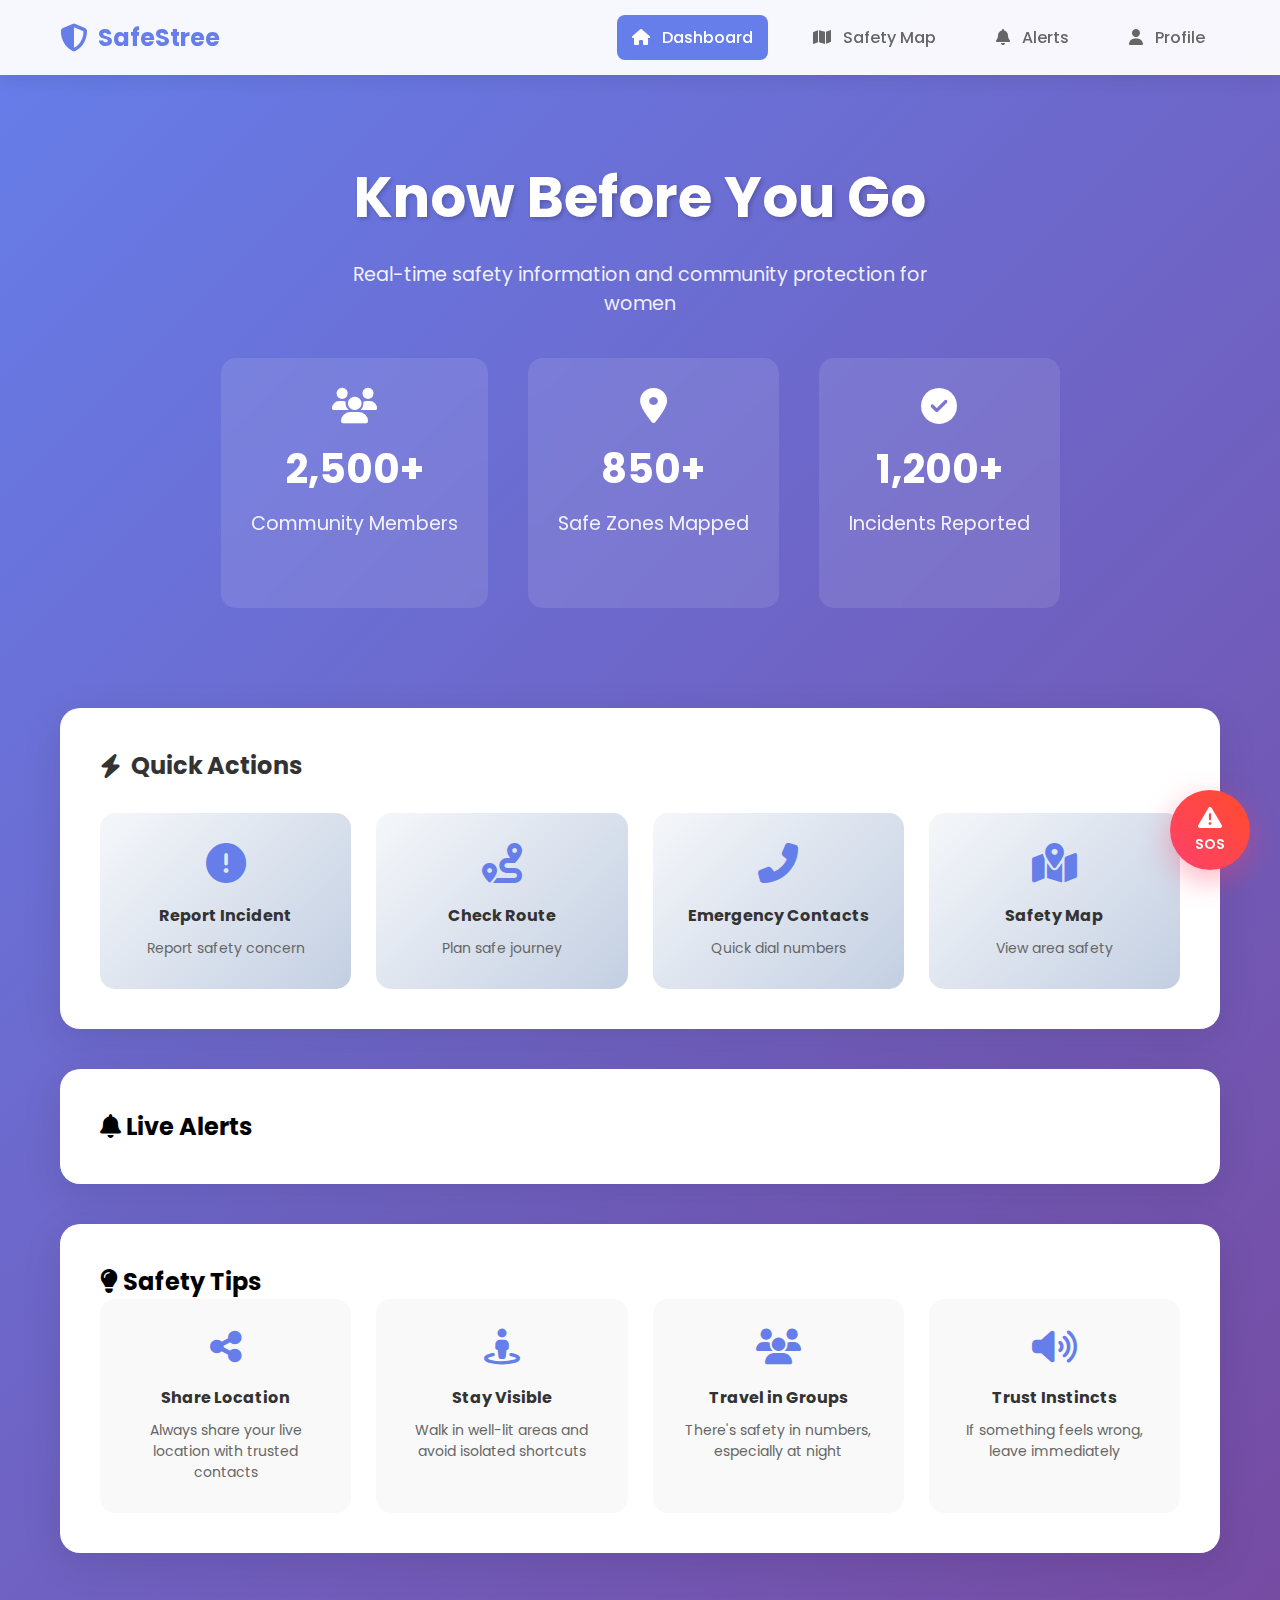
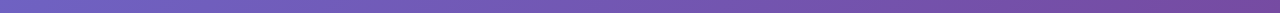
<file: frontend/index.html>
<!DOCTYPE html>
<html lang="en">
<head>
    <meta charset="UTF-8">
    <meta name="viewport" content="width=device-width, initial-scale=1.0">
    <title>SafeStree - Know Before You Go</title>
    <link rel="stylesheet" href="style.css">
    <link rel="stylesheet" href="https://cdnjs.cloudflare.com/ajax/libs/font-awesome/6.4.0/css/all.min.css">
    <link href="https://fonts.googleapis.com/css2?family=Poppins:wght@300;400;500;600;700&display=swap" rel="stylesheet">
</head>
<body>
    <!-- Emergency SOS Button (Always visible) -->
    <div class="sos-btn" id="sosBtn">
        <i class="fas fa-exclamation-triangle"></i>
        <span>SOS</span>
    </div>

    <!-- Navigation -->
    <nav class="navbar">
        <div class="nav-container">
            <div class="logo">
                <i class="fas fa-shield-alt"></i>
                <span>SafeStree</span>
            </div>
            <div class="nav-links">
                <a href="#" class="active"><i class="fas fa-home"></i> Dashboard</a>
                <a href="maps.html"><i class="fas fa-map"></i> Safety Map</a>
                <a href="#"><i class="fas fa-bell"></i> Alerts</a>
                <a href="#"><i class="fas fa-user"></i> Profile</a>
            </div>
        </div>
    </nav>

    <!-- Main Content -->
    <div class="container">
        <!-- Hero Section -->
        <div class="hero">
            <h1>Know Before You Go</h1>
            <p>Real-time safety information and community protection for women</p>
            <div class="stats">
                <div class="stat-card">
                    <i class="fas fa-users"></i>
                    <h3 id="communityCount">2,500+</h3>
                    <p>Community Members</p>
                </div>
                <div class="stat-card">
                    <i class="fas fa-map-marker-alt"></i>
                    <h3 id="safeZones">850+</h3>
                    <p>Safe Zones Mapped</p>
                </div>
                <div class="stat-card">
                    <i class="fas fa-check-circle"></i>
                    <h3 id="incidentsReported">1,200+</h3>
                    <p>Incidents Reported</p>
                </div>
            </div>
        </div>

        <!-- Quick Actions -->
        <div class="quick-actions">
            <h2><i class="fas fa-bolt"></i> Quick Actions</h2>
            <div class="actions-grid">
                <div class="action-card" onclick="openReportModal()">
                    <i class="fas fa-exclamation-circle"></i>
                    <h4>Report Incident</h4>
                    <p>Report safety concern</p>
                </div>
                <div class="action-card" onclick="checkRouteSafety()">
                    <i class="fas fa-route"></i>
                    <h4>Check Route</h4>
                    <p>Plan safe journey</p>
                </div>
                <div class="action-card" onclick="showEmergencyContacts()">
                    <i class="fas fa-phone-alt"></i>
                    <h4>Emergency Contacts</h4>
                    <p>Quick dial numbers</p>
                </div>
                <div class="action-card" onclick="openSafetyMap()">
                    <i class="fas fa-map-marked-alt"></i>
                    <h4>Safety Map</h4>
                    <p>View area safety</p>
                </div>
            </div>
        </div>

        <!-- Live Alerts -->
        <div class="alerts-section">
            <h2><i class="fas fa-bell"></i> Live Alerts</h2>
            <div class="alerts-container" id="alertsContainer">
                <!-- Alerts will be loaded here -->
            </div>
        </div>

        <!-- Safety Tips -->
        <div class="tips-section">
            <h2><i class="fas fa-lightbulb"></i> Safety Tips</h2>
            <div class="tips-grid">
                <div class="tip">
                    <i class="fas fa-share-alt"></i>
                    <h4>Share Location</h4>
                    <p>Always share your live location with trusted contacts</p>
                </div>
                <div class="tip">
                    <i class="fas fa-street-view"></i>
                    <h4>Stay Visible</h4>
                    <p>Walk in well-lit areas and avoid isolated shortcuts</p>
                </div>
                <div class="tip">
                    <i class="fas fa-users"></i>
                    <h4>Travel in Groups</h4>
                    <p>There's safety in numbers, especially at night</p>
                </div>
                <div class="tip">
                    <i class="fas fa-volume-up"></i>
                    <h4>Trust Instincts</h4>
                    <p>If something feels wrong, leave immediately</p>
                </div>
            </div>
        </div>
    </div>

    <!-- Report Incident Modal -->
    <div class="modal" id="reportModal">
        <div class="modal-content">
            <span class="close" onclick="closeModal()">&times;</span>
            <h2><i class="fas fa-exclamation-triangle"></i> Report Safety Incident</h2>
            <form id="reportForm">
                <div class="form-group">
                    <label for="incidentType">Incident Type</label>
                    <select id="incidentType" required>
                        <option value="harassment">Verbal Harassment</option>
                        <option value="stalking">Stalking/Following</option>
                        <option value="theft">Theft/Robbery</option>
                        <option value="assault">Physical Assault</option>
                        <option value="other">Other</option>
                    </select>
                </div>
                <div class="form-group">
                    <label for="severity">Severity Level (1-5)</label>
                    <div class="severity-stars">
                        <i class="far fa-star" onclick="rateSeverity(1)"></i>
                        <i class="far fa-star" onclick="rateSeverity(2)"></i>
                        <i class="far fa-star" onclick="rateSeverity(3)"></i>
                        <i class="far fa-star" onclick="rateSeverity(4)"></i>
                        <i class="far fa-star" onclick="rateSeverity(5)"></i>
                    </div>
                    <input type="hidden" id="severity" value="3">
                </div>
                <div class="form-group">
                    <label for="description">Description</label>
                    <textarea id="description" rows="3" placeholder="What happened?"></textarea>
                </div>
                <div class="form-group">
                    <label>Your Current Location</label>
                    <div class="location-display">
                        <i class="fas fa-map-marker-alt"></i>
                        <span id="currentLocation">Fetching location...</span>
                    </div>
                </div>
                <button type="submit" class="btn-submit">
                    <i class="fas fa-paper-plane"></i> Submit Report
                </button>
            </form>
        </div>
    </div>

    <!-- SOS Confirmation Modal -->
    <div class="modal" id="sosModal">
        <div class="modal-content emergency">
            <h2><i class="fas fa-exclamation-triangle"></i> EMERGENCY SOS</h2>
            <p>Are you sure you want to trigger emergency alert?</p>
            <div class="sos-buttons">
                <button class="btn-cancel" onclick="cancelSOS()">Cancel</button>
                <button class="btn-confirm" onclick="confirmSOS()">
                    <i class="fas fa-siren-on"></i> CONFIRM SOS
                </button>
            </div>
            <div class="emergency-contacts" id="emergencyContacts">
                <!-- Emergency contacts will load here -->
            </div>
        </div>
    </div>

    <script src="https://cdn.socket.io/4.5.4/socket.io.min.js"></script>
    <script src="script.js"></script>
</body>
</html>
</file>
<file: frontend/style.css>
/* Reset and Base Styles */
* {
    margin: 0;
    padding: 0;
    box-sizing: border-box;
}

body {
    font-family: 'Poppins', sans-serif;
    background: linear-gradient(135deg, #667eea 0%, #764ba2 100%);
    min-height: 100vh;
}

/* Emergency SOS Button */
.sos-btn {
    position: fixed;
    bottom: 30px;
    right: 30px;
    width: 80px;
    height: 80px;
    background: linear-gradient(45deg, #ff416c, #ff4b2b);
    border-radius: 50%;
    display: flex;
    flex-direction: column;
    align-items: center;
    justify-content: center;
    color: white;
    font-size: 14px;
    font-weight: 600;
    box-shadow: 0 10px 30px rgba(255, 65, 108, 0.4);
    cursor: pointer;
    z-index: 1000;
    transition: all 0.3s ease;
    animation: pulse 2s infinite;
}

.sos-btn:hover {
    transform: scale(1.1);
    box-shadow: 0 15px 40px rgba(255, 65, 108, 0.6);
}

.sos-btn i {
    font-size: 24px;
    margin-bottom: 5px;
}

@keyframes pulse {
    0% { box-shadow: 0 0 0 0 rgba(255, 65, 108, 0.7); }
    70% { box-shadow: 0 0 0 15px rgba(255, 65, 108, 0); }
    100% { box-shadow: 0 0 0 0 rgba(255, 65, 108, 0); }
}

/* Navigation */
.navbar {
    background: rgba(255, 255, 255, 0.95);
    backdrop-filter: blur(10px);
    padding: 15px 0;
    box-shadow: 0 2px 20px rgba(0, 0, 0, 0.1);
    position: sticky;
    top: 0;
    z-index: 100;
}

.nav-container {
    max-width: 1200px;
    margin: 0 auto;
    display: flex;
    justify-content: space-between;
    align-items: center;
    padding: 0 20px;
}

.logo {
    display: flex;
    align-items: center;
    font-size: 24px;
    font-weight: 700;
    color: #667eea;
}

.logo i {
    margin-right: 10px;
    font-size: 28px;
}

.nav-links {
    display: flex;
    gap: 30px;
}

.nav-links a {
    text-decoration: none;
    color: #666;
    font-weight: 500;
    padding: 10px 15px;
    border-radius: 8px;
    transition: all 0.3s ease;
}

.nav-links a:hover,
.nav-links a.active {
    background: #667eea;
    color: white;
}

.nav-links a i {
    margin-right: 8px;
}

/* Container */
.container {
    max-width: 1200px;
    margin: 0 auto;
    padding: 20px;
}

/* Hero Section */
.hero {
    text-align: center;
    padding: 60px 20px;
    color: white;
}

.hero h1 {
    font-size: 3.5rem;
    margin-bottom: 20px;
    text-shadow: 2px 2px 4px rgba(0, 0, 0, 0.2);
}

.hero p {
    font-size: 1.2rem;
    max-width: 600px;
    margin: 0 auto 40px;
    opacity: 0.9;
}

.stats {
    display: flex;
    justify-content: center;
    gap: 40px;
    margin-top: 40px;
    flex-wrap: wrap;
}

.stat-card {
    background: rgba(255, 255, 255, 0.1);
    backdrop-filter: blur(10px);
    padding: 30px;
    border-radius: 15px;
    color: #fff;
    min-width: 200px;
    text-align: center;
    transition: transform 0.3s ease;
}

.stat-card:hover {
    transform: translateY(-10px);
    background: rgba(255, 255, 255, 0.2);
}

.stat-card i {
    font-size: 36px;
    color: #fff;
    margin-bottom: 15px;
}

.stat-card h3 {
    font-size: 2.5rem;
    margin-bottom: 10px;
}

/* Quick Actions */
.quick-actions {
    background: white;
    border-radius: 20px;
    padding: 40px;
    margin: 40px 0;
    box-shadow: 0 10px 40px rgba(0, 0, 0, 0.1);
}

.quick-actions h2 {
    color: #333;
    margin-bottom: 30px;
    display: flex;
    align-items: center;
    gap: 10px;
}

.actions-grid {
    display: grid;
    grid-template-columns: repeat(auto-fit, minmax(250px, 1fr));
    gap: 25px;
}

.action-card {
    background: linear-gradient(135deg, #f5f7fa 0%, #c3cfe2 100%);
    padding: 30px;
    border-radius: 15px;
    text-align: center;
    cursor: pointer;
    transition: all 0.3s ease;
}

.action-card:hover {
    transform: translateY(-5px);
    box-shadow: 0 15px 30px rgba(0, 0, 0, 0.1);
}

.action-card i {
    font-size: 40px;
    color: #667eea;
    margin-bottom: 20px;
}

.action-card h4 {
    color: #333;
    margin-bottom: 10px;
}

.action-card p {
    color: #666;
    font-size: 14px;
}

/* Alerts Section */
.alerts-section {
    background: white;
    border-radius: 20px;
    padding: 40px;
    margin: 40px 0;
    box-shadow: 0 10px 40px rgba(0, 0, 0, 0.1);
}

.alerts-container {
    display: flex;
    flex-direction: column;
    gap: 15px;
}

.alert {
    background: #fff8e1;
    border-left: 4px solid #ffb300;
    padding: 20px;
    border-radius: 10px;
    display: flex;
    align-items: center;
    gap: 15px;
}

.alert.emergency {
    background: #ffebee;
    border-left-color: #f44336;
}

.alert i {
    font-size: 24px;
    color: #ffb300;
}

.alert.emergency i {
    color: #f44336;
}

.alert-content h4 {
    color: #333;
    margin-bottom: 5px;
}

.alert-content p {
    color: #666;
    font-size: 14px;
}

/* Safety Tips */
.tips-section {
    background: white;
    border-radius: 20px;
    padding: 40px;
    margin: 40px 0;
    box-shadow: 0 10px 40px rgba(0, 0, 0, 0.1);
}

.tips-grid {
    display: grid;
    grid-template-columns: repeat(auto-fit, minmax(250px, 1fr));
    gap: 25px;
}

.tip {
    text-align: center;
    padding: 30px;
    background: #f9f9f9;
    border-radius: 15px;
    transition: transform 0.3s ease;
}

.tip:hover {
    transform: translateY(-5px);
    background: #f0f0f0;
}

.tip i {
    font-size: 36px;
    color: #667eea;
    margin-bottom: 20px;
}

.tip h4 {
    color: #333;
    margin-bottom: 10px;
}

.tip p {
    color: #666;
    font-size: 14px;
    line-height: 1.5;
}

/* Modals */
.modal {
    display: none;
    position: fixed;
    top: 0;
    left: 0;
    width: 100%;
    height: 100%;
    background: rgba(0, 0, 0, 0.5);
    z-index: 1001;
    align-items: center;
    justify-content: center;
}

.modal-content {
    background: white;
    padding: 40px;
    border-radius: 20px;
    max-width: 500px;
    width: 90%;
    max-height: 80vh;
    overflow-y: auto;
}

.modal-content.emergency {
    background: linear-gradient(135deg, #ff416c 0%, #ff4b2b 100%);
    color: white;
}

.close {
    float: right;
    font-size: 28px;
    cursor: pointer;
    color: #666;
}

.modal-content.emergency .close {
    color: white;
}

/* Form Styles */
.form-group {
    margin-bottom: 25px;
}

.form-group label {
    display: block;
    margin-bottom: 8px;
    color: #333;
    font-weight: 500;
}

.form-group select,
.form-group textarea {
    width: 100%;
    padding: 12px;
    border: 2px solid #e0e0e0;
    border-radius: 10px;
    font-size: 16px;
    transition: border-color 0.3s ease;
}

.form-group select:focus,
.form-group textarea:focus {
    outline: none;
    border-color: #667eea;
}

.severity-stars {
    display: flex;
    gap: 10px;
    font-size: 24px;
    color: #ffb300;
    cursor: pointer;
}

.location-display {
    display: flex;
    align-items: center;
    gap: 10px;
    padding: 15px;
    background: #f5f7fa;
    border-radius: 10px;
    color: #666;
}

/* Buttons */
.btn-submit {
    width: 100%;
    padding: 16px;
    background: linear-gradient(135deg, #667eea 0%, #764ba2 100%);
    color: white;
    border: none;
    border-radius: 10px;
    font-size: 16px;
    font-weight: 600;
    cursor: pointer;
    transition: transform 0.3s ease;
}

.btn-submit:hover {
    transform: translateY(-2px);
}

.sos-buttons {
    display: flex;
    gap: 20px;
    margin: 30px 0;
}

.btn-cancel,
.btn-confirm {
    flex: 1;
    padding: 15px;
    border: none;
    border-radius: 10px;
    font-size: 16px;
    font-weight: 600;
    cursor: pointer;
}

.btn-cancel {
    background: white;
    color: #333;
}

.btn-confirm {
    background: white;
    color: #ff416c;
    font-weight: 700;
}

.emergency-contacts {
    background: rgba(255, 255, 255, 0.2);
    padding: 20
}
</file>
